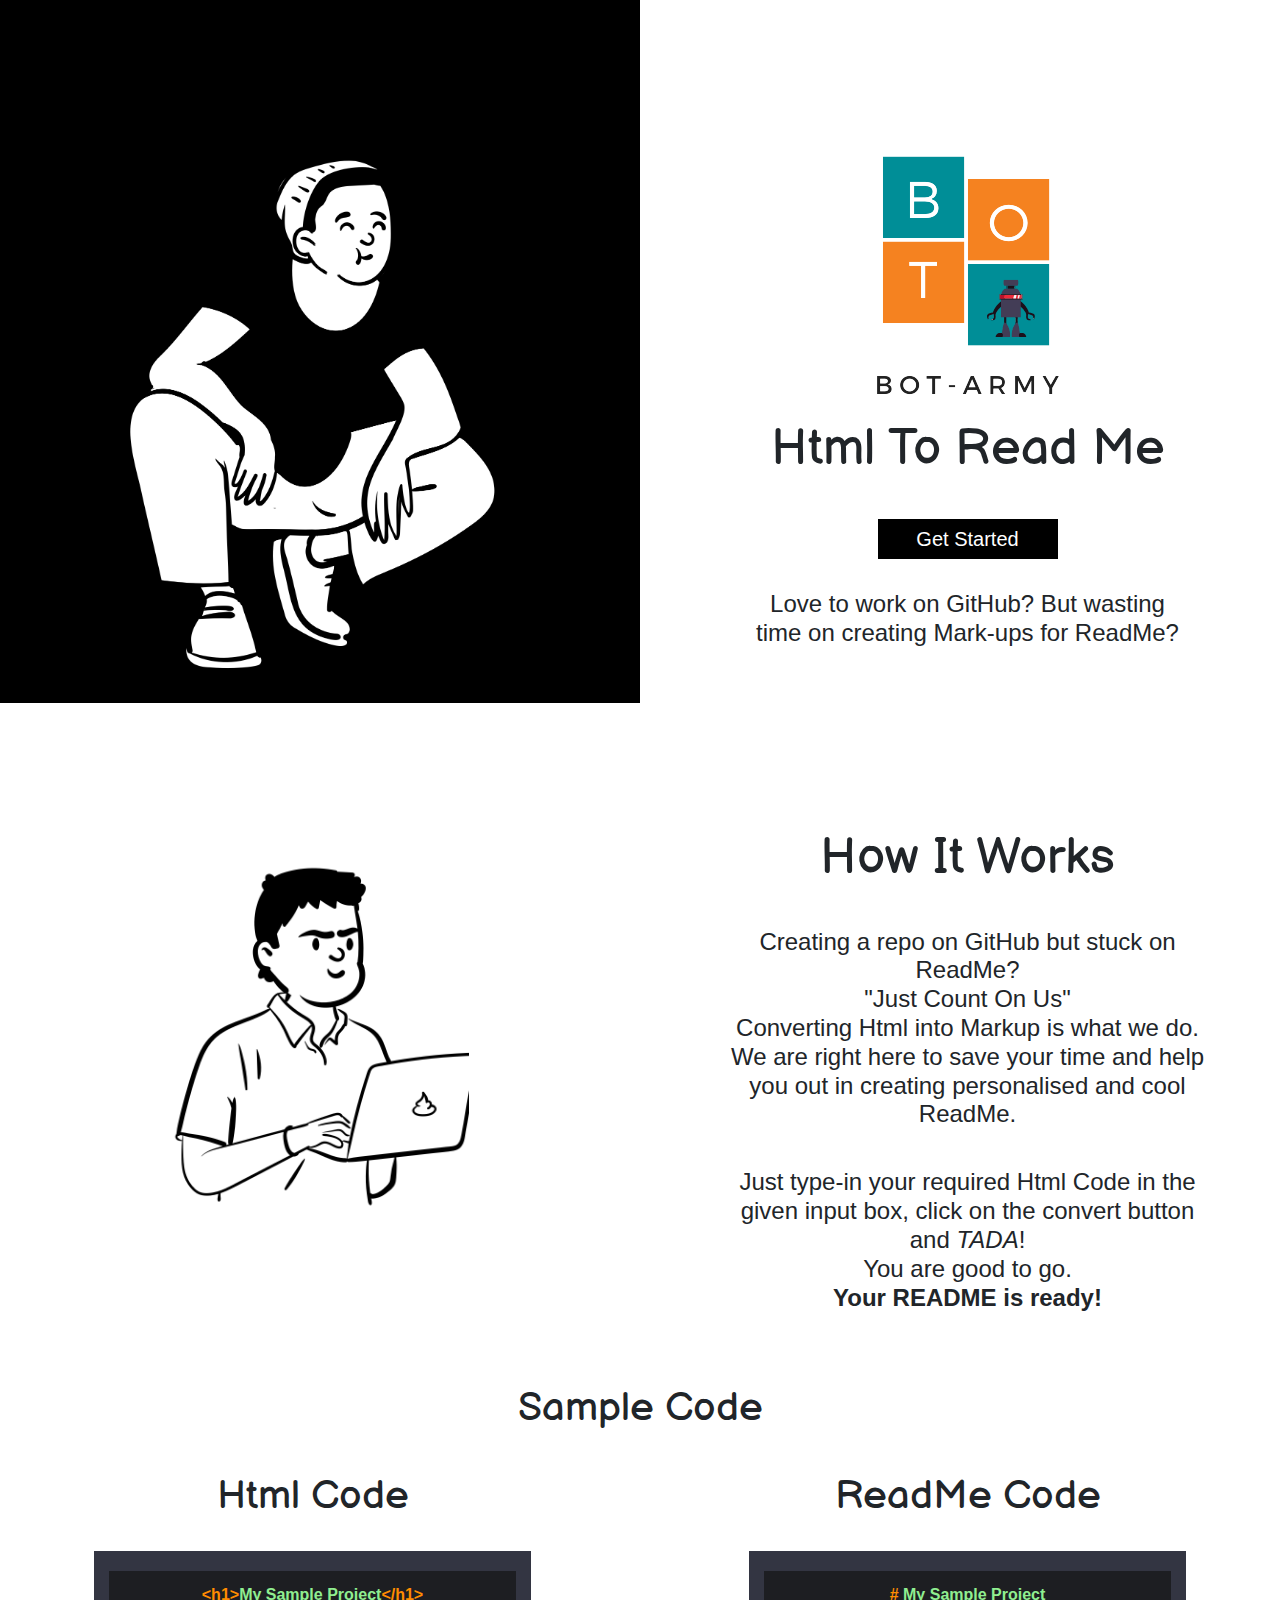
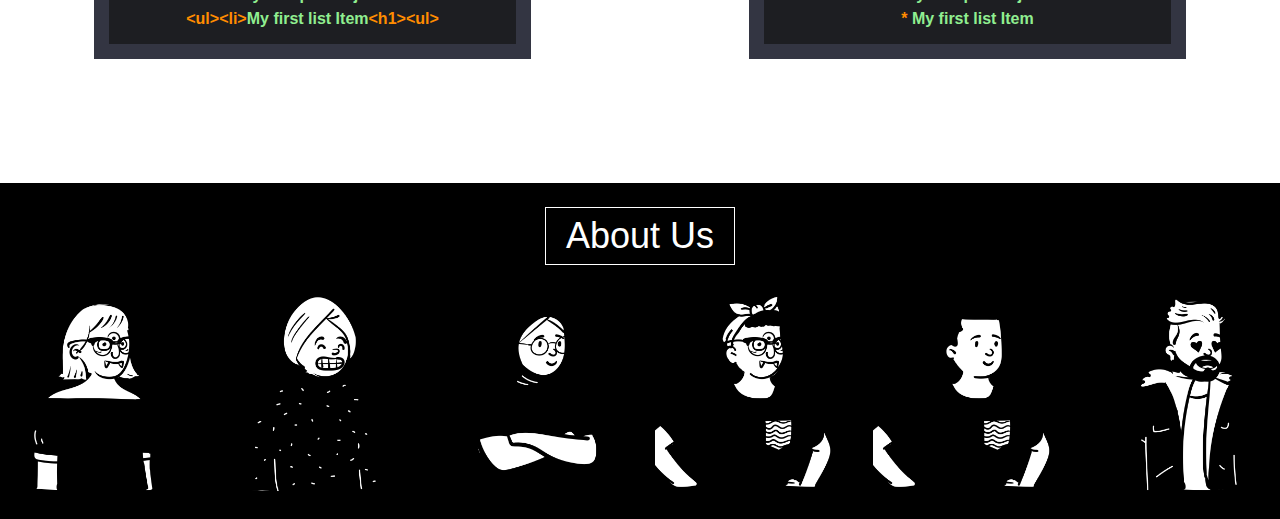
<file: index.html>
<!DOCTYPE html>
<html>

<head>
    <meta charset='utf-8'>
    <meta http-equiv='X-UA-Compatible' content='IE=edge'>
    <title>HtmlToReadMe</title>
    <meta name='viewport' content='width=device-width, initial-scale=1'>
    <link rel='stylesheet' type='text/css' media='screen' href='css/main.css'>
    <link rel="icon" href="images/icon.png" type="image/png" sizes="16x16">
    <!--custom-->
    <link href="https://fonts.googleapis.com/css2?family=Balsamiq+Sans&display=swap" rel="stylesheet">
    <!-- Latest compiled and minified CSS -->
    <link rel="stylesheet" href="https://maxcdn.bootstrapcdn.com/bootstrap/4.4.1/css/bootstrap.min.css">

    <!-- jQuery library -->
    <script src="https://ajax.googleapis.com/ajax/libs/jquery/3.5.1/jquery.min.js"></script>

    <!-- Popper JS -->
    <script src="https://cdnjs.cloudflare.com/ajax/libs/popper.js/1.16.0/umd/popper.min.js"></script>

    <!-- Latest compiled JavaScript -->
    <script src="https://maxcdn.bootstrapcdn.com/bootstrap/4.4.1/js/bootstrap.min.js"></script>
</head>

<body>

    <div class="first">
        <div class="row">

            <div class="col-md-6">
                <center><img src="images/peep1.png" style="width: 60%;margin-top: 25%;"></center>
            </div>
            <div class=" half col-lg-6">
                <center>
                    <img src="images/logo_trans.png"><br><br>
                    <h1>Html To Read Me</h1>
                    <button onclick="window.location.href='editor.html'">Get Started</button><br>
                    <h4>Love to work on GitHub? But wasting time on creating Mark-ups for ReadMe?</h4>
                    <br>
                    <br>
                </center>
            </div>
        </div>
    </div>
    <!--How it works-->
    <div class="second">
        <div class="row">

            <div class="col-md-6">
                <img src="images/peep2.png" style="width: 55%;margin-top: 15%;margin-left: 20%;">
            </div>
            <div class=" half col-lg-6">

                <center>
                    <h1>How It Works</h1>
                    <h4>
                        Creating a repo on GitHub but stuck on ReadMe?<br>
                        "Just Count On Us"<br>Converting Html into Markup is what we do.<br>We are right here to save
                        your
                        time and help you out in creating personalised and cool ReadMe.
                    </h4>

                    <h4>Just type-in your required Html Code in the given input box, click on the convert button and
                        <i>TADA</i>!<br>
                        You are good to go.<br>
                        <b>Your README is ready!<b></h4>
                </center>

            </div>

        </div>
    </div>
    <!--Code Example -->
    <div class="three">
        <div class="row">
            <div class="col-lg-12">
                <center>
                    <h1>Sample Code</h1>
                </center>
                <div class="row">
                    <div class="col-lg-6 editor">
                        <center>
                            <h1>Html Code</h1>
                            <div class="edit">
                                <span class="tagone"> &lt;h1&gt;</span><span class="tagdata">My Sample
                                    Project</span><span class="tagone">&lt;/h1&gt;</span>
                                <br>
                                <span class="tagone">&lt;ul&gt;&lt;li&gt;</span><span class="tagdata">My first list
                                    Item</span><span class="tagone">&lt;h1&gt;&lt;ul&gt;</span>
                            </div>
                            <br>
                        </center>
                    </div>
                    <div class="col-lg-6 editor">
                        <center>
                            <h1>ReadMe Code</h1>
                            <div class="edit">
                                <span class="tagone">#</span> <span class="tagdata">My Sample Project</span>
                                <br>
                                <span class="tagone">*</span> <span class="tagdata"> My first list Item</span>
                            </div>
                        </center>
                    </div>

                </div>
            </div>
        </div>
    </div>
    <!--Footer-->
    <div class="bottom-div">
        <footer>

            <div class="divButton">
                <br>
                <center><a href="About_us.html"><button>About Us</button></a></center>
            </div>
            <div class="row footer-image">
                <div class="col-md-2"><img style="width: 100%" src="images/peep-1.png"></div>
                <div class="col-md-2"><img style="width: 100%" src="images/peep-5.png"></div>
                <div class="col-md-2"><img style="width: 100%" src="images/peep-6.png"></div>
                <div class="col-md-2"><img style="width: 100%" src="images/peep-20.png"></div>
                <div class="col-md-2"><img style="width: 100%" src="images/peep-21.png"></div>
                <div class="col-md-2"><img style="width: 100%" src="images/peep-18.png"></div>
            </div>
        </footer>
    </div>
</body>

</html>
</file>
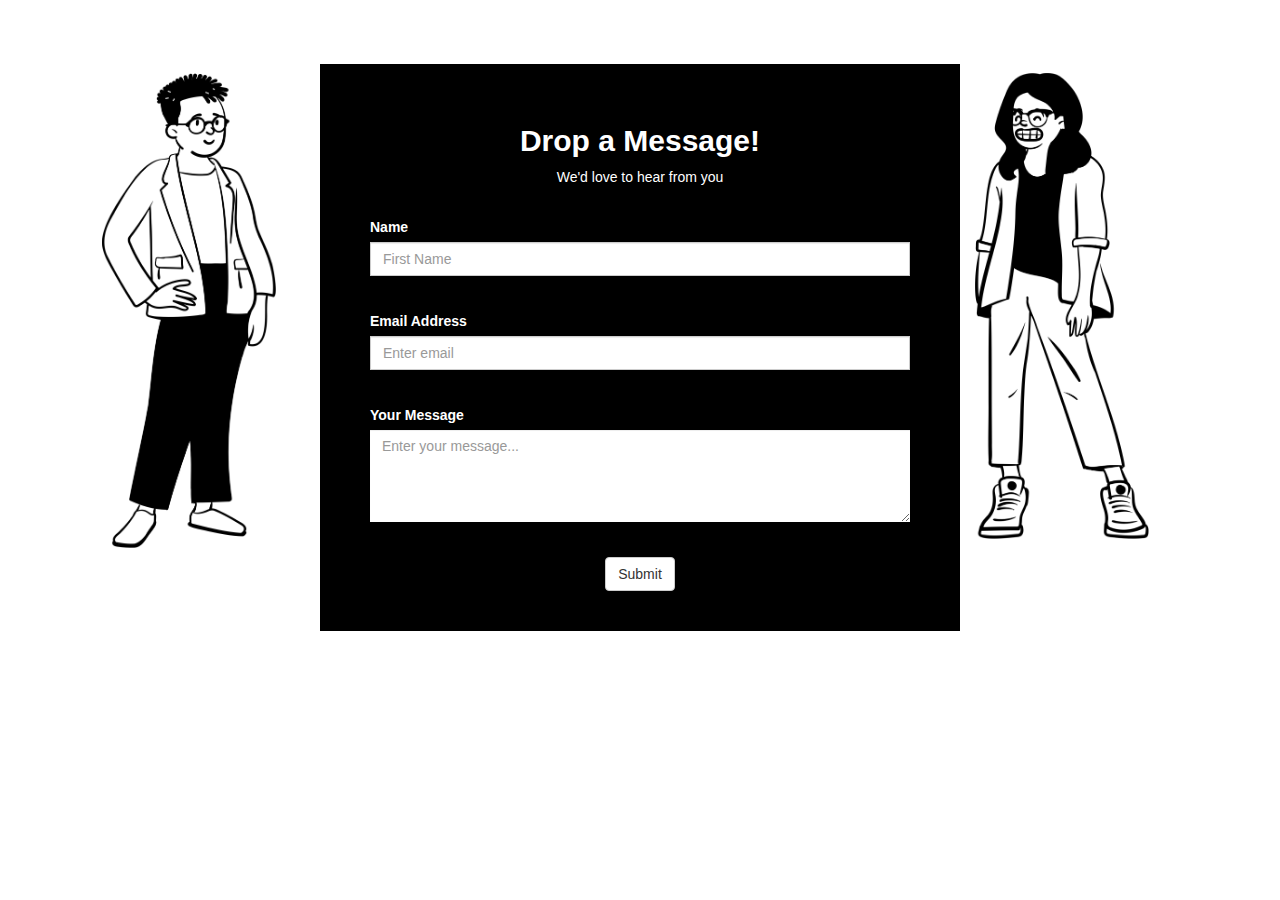
<file: Contact_us.html>
<!DOCTYPE html>
<html>

<head>
  <meta charset='utf-8'>
  <meta http-equiv='X-UA-Compatible' content='IE=edge'>
  <title>Contact Us</title>
  <meta name="viewport" content="width=device-width, initial-scale=1">
  <link rel="icon" href="images/icon.png" type="image/png" sizes="16x16">
  <link rel="stylesheet" href="https://maxcdn.bootstrapcdn.com/bootstrap/3.4.1/css/bootstrap.min.css">
  <script src="https://ajax.googleapis.com/ajax/libs/jquery/3.5.1/jquery.min.js"></script>
  <script src="https://maxcdn.bootstrapcdn.com/bootstrap/3.4.1/js/bootstrap.min.js"></script>
</head>

<body>
  <div class="col-md-3">
    <img src="images/peep3.png" style="width: 60%;margin-top: 25%; height:55%; margin-left: 30%">
  </div>

  <div class="col-md-6" style="margin-top: 5%; background-color: black;color: white; padding: 40px 50px;">
    <h2>
      <center><b>Drop a Message!</b></center>
    </h2>
    <center>
      <p>We'd love to hear from you</p>
    </center>
    <br>
    <form>
      <div class="form-group">
        <label for="fn">Name</label>
        <input type="name" class="form-control" id="fn" placeholder="First Name" required>
      </div>
      <br>
      <!--
      <div class="form-group">
        <label for="ln">Last Name:</label>
        <input type="name" class="form-control" id="ln" placeholder="Last Name">
      </div>
      -->
      <div class="form-group">
        <label for="email">Email Address</label>
        <input type="email" class="form-control" id="email" placeholder="Enter email" required>
      </div>
      <br>
      <div class="form-group">
        <label for="msg">Your Message</label>
        <textarea rows="4" class="form-control no-border" id="msg" placeholder="Enter your message..."
          required></textarea>
      </div>
      <br>
      <!--
      <div class="checkbox">
        <label><input type="checkbox"> Remember me</label>
      </div>
    -->
      <center><button type="submit" class="btn btn-default">Submit</button></center>
    </form>
  </div>
  <div class="col-md-3">
    <img src="images/peep6.png" style="width: 60%;margin-top: 25%; height:55%">
  </div>

  <style>
    .no-border {
      border: none;
    }

    .form-control {
      border-radius: 0%;
    }
  </style>

</body>

</html>
</file>
<file: css/main.css>
body {
  overflow-x: hidden;
  background-color: black;
}

body .first {
  background-color: black;
}

body .half {
  background-color: white;
}

body .half img {
  margin-top: 25%;
}

body .half button {
  background-color: black;
  color: white;
  outline: none;
  margin-top: 5%;
  margin-bottom: auto;
  height: 40px;
  width: 180px;
  font-size: 20px;
  border: none;
}

body .half h1 {
  font-family: 'Balsamiq Sans', cursive;
  font-size: 50px;
}

body .half h4 {
  padding-left: 15%;
  padding-right: 15%;
  padding-top: 5%;
}

body .second h1 {
  margin-top: 20%;
  font-family: 'Balsamiq Sans';
}

body .second h4 {
  padding-left: 10%;
  padding-right: 10%;
  padding-top: 5%;
}

body .three h1 {
  margin-top: 5%;
  font-family: 'Balsamiq Sans';
}

body .three h4 {
  padding-left: 10%;
  padding-right: 10%;
  padding-top: 5%;
}

body .three .editor .edit {
  margin-top: 5%;
  max-width: 70%;
  border-top: 20px;
  border-left: 15px;
  border-right: 15px;
  border-bottom: 15px;
  padding: 2%;
  border-style: solid;
  border-color: #333542;
  color: white;
  background-color: #1d1e22;
}

body .three .editor .edit .tagone {
  color: darkorange;
}

body .three .editor .edit .tagdata {
  color: lightgreen;
}

body .bottom-div {
  margin-top: 100px;
}

body .bottom-div footer {
  background-color: black;
}

body .bottom-div footer .divButton button {
  font-size: 36px;
  background-color: black;
  border: 1px solid white;
  padding-left: 20px;
  padding-right: 20px;
  color: white;
}

body .bottom-div footer .footer-image img {
  width: 100%;
}
/*# sourceMappingURL=main.css.map */
</file>
